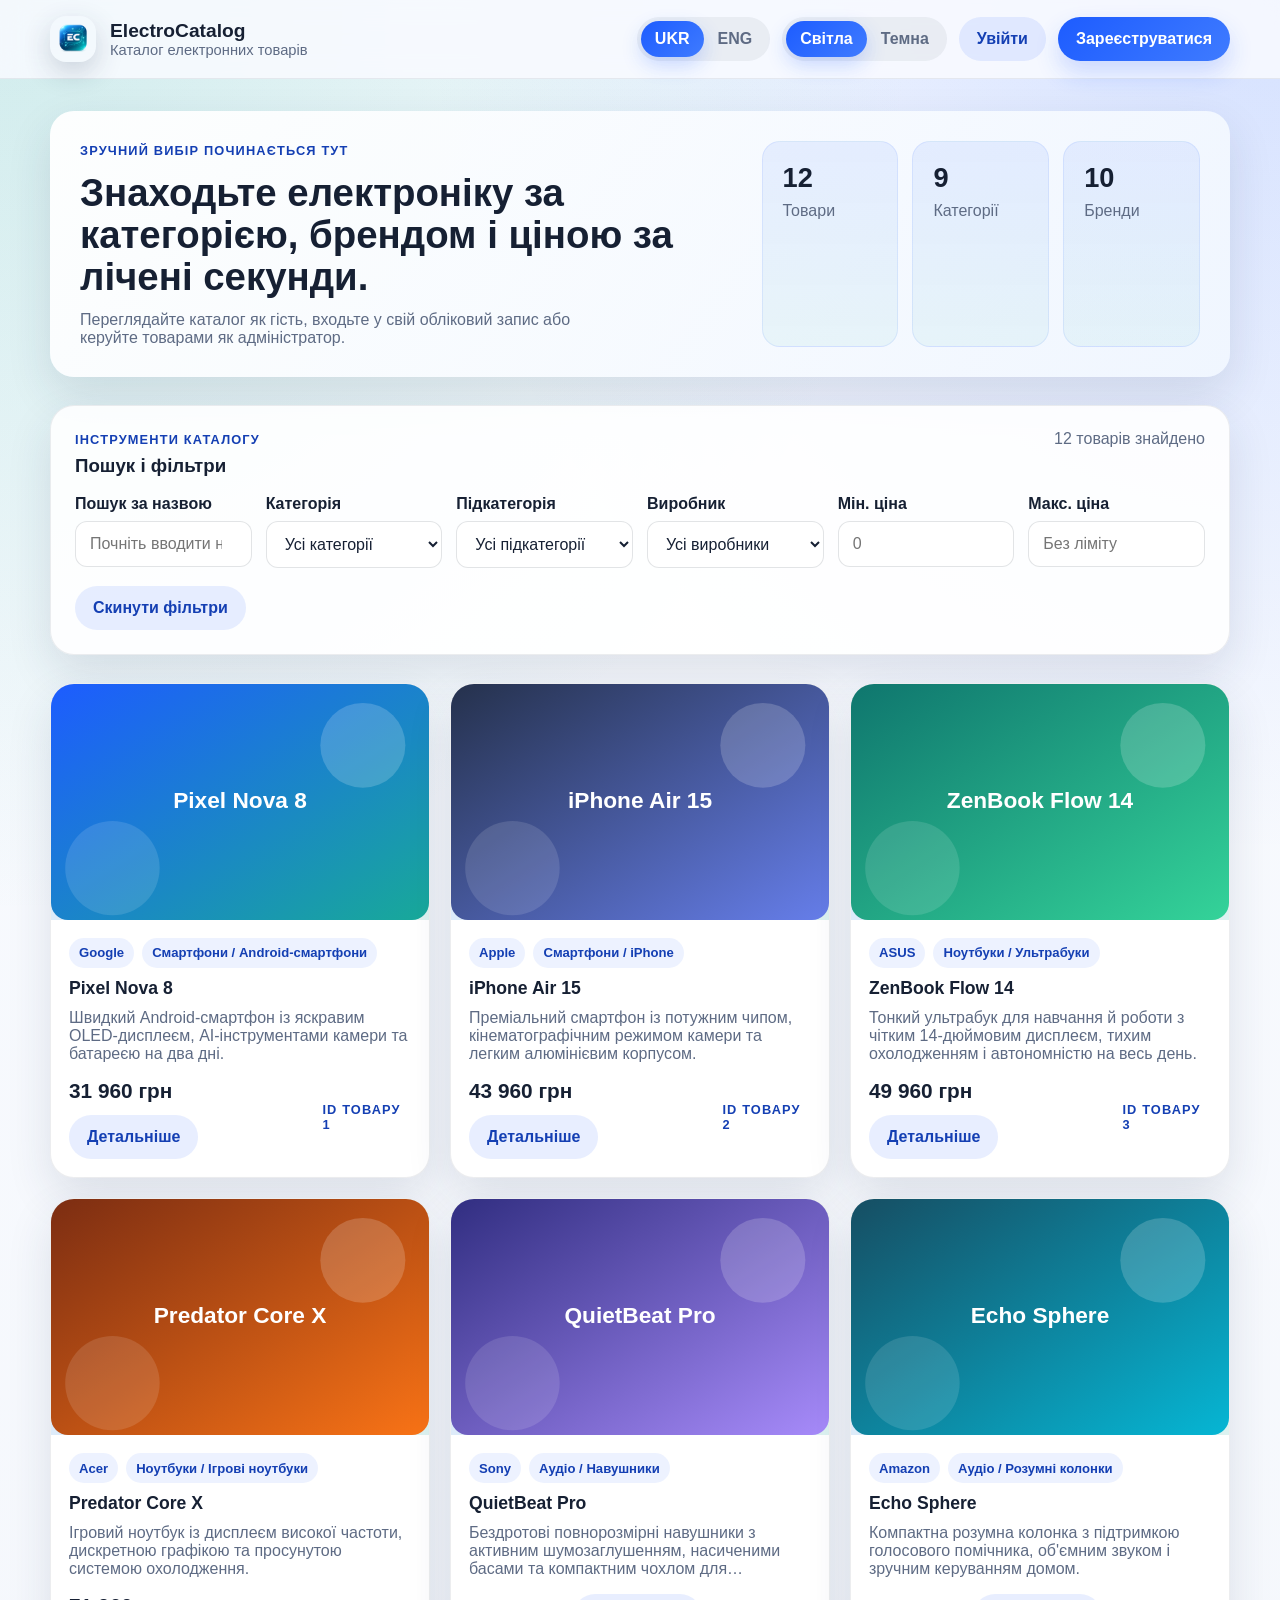
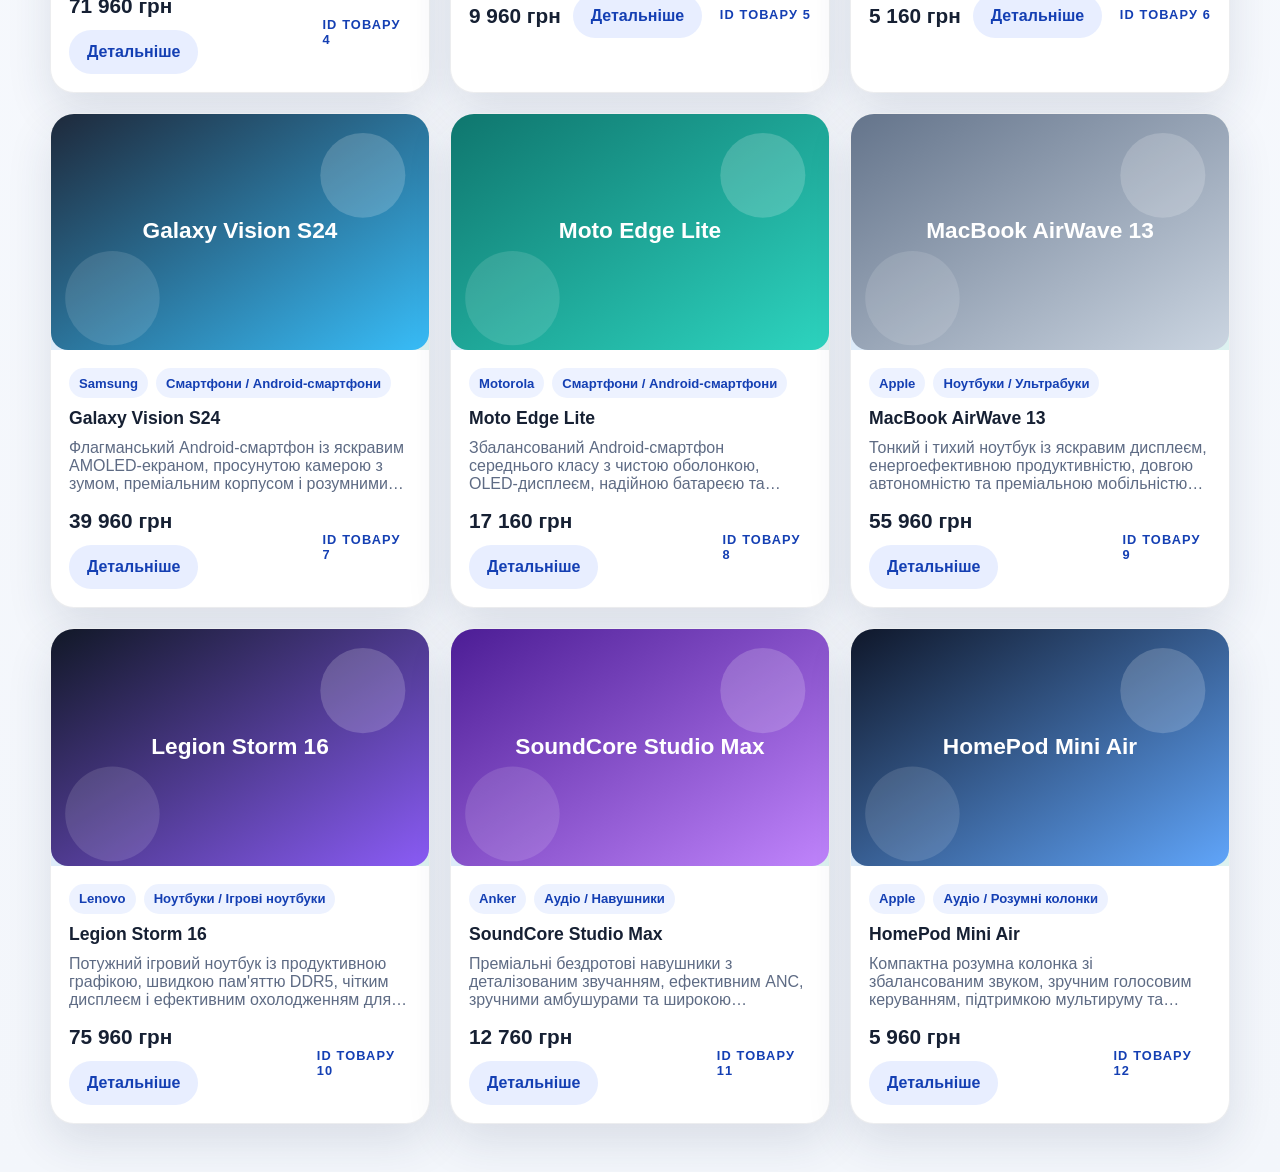
<file: index.html>
<!DOCTYPE html>
<html lang="uk">
<head>
  <meta charset="UTF-8">
  <meta name="viewport" content="width=device-width, initial-scale=1.0">
  <title>ElectroCatalog</title>
  <link rel="stylesheet" href="css/style.css">
</head>
<body data-page="catalog" data-title-key="titles.catalog">
  <header class="site-header">
    <div class="container header-inner">
      <a class="brand" href="index.html">
        <span class="brand-mark brand-mark-image">
          <img class="brand-logo-image" src="фото/ChatGPT%20Image%2029%20квіт.%202026%20р.,%2002_45_33.png" alt="ElectroCatalog logo">
        </span>
        <div>
          <h1>ElectroCatalog</h1>
          <p data-i18n="common.brandSubtitle">Electronic product catalog</p>
        </div>
      </a>
      <nav class="header-actions" data-auth-actions></nav>
    </div>
  </header>

  <main class="container page-content">
    <section class="hero">
      <div>
        <span class="eyebrow" data-i18n="catalog.heroEyebrow">Smart shopping starts here</span>
        <h2 data-i18n="catalog.heroTitle">Find electronics by category, brand, and price in seconds.</h2>
        <p data-i18n="catalog.heroText">Browse the catalog as a guest, sign in to keep your account, or manage the inventory as an admin.</p>
      </div>
      <div class="hero-stats">
        <article>
          <strong id="productCountStat">0</strong>
          <span data-i18n="catalog.statsProducts">Products</span>
        </article>
        <article>
          <strong id="categoryCountStat">0</strong>
          <span data-i18n="catalog.statsCategories">Categories</span>
        </article>
        <article>
          <strong id="manufacturerCountStat">0</strong>
          <span data-i18n="catalog.statsBrands">Brands</span>
        </article>
      </div>
    </section>

    <section class="panel filters-panel">
      <div class="panel-title-row">
        <div>
          <span class="eyebrow" data-i18n="catalog.toolsEyebrow">Catalog tools</span>
          <h3 data-i18n="catalog.toolsTitle">Search and filters</h3>
        </div>
        <p id="resultsCount" class="results-count">0 products found</p>
      </div>

      <div class="filters-grid">
        <label class="field">
          <span data-i18n="common.searchByName">Search by name</span>
          <input id="searchInput" type="search" data-i18n-placeholder="common.searchPlaceholder" placeholder="Start typing a product name">
        </label>

        <label class="field">
          <span data-i18n="common.category">Category</span>
          <select id="categoryFilter">
            <option value="">All categories</option>
          </select>
        </label>

        <label class="field">
          <span data-i18n="common.subcategory">Subcategory</span>
          <select id="subcategoryFilter">
            <option value="">All subcategories</option>
          </select>
        </label>

        <label class="field">
          <span data-i18n="common.manufacturer">Manufacturer</span>
          <select id="manufacturerFilter">
            <option value="">All manufacturers</option>
          </select>
        </label>

        <label class="field">
          <span data-i18n="common.minPrice">Min price</span>
          <input id="minPriceFilter" type="number" min="0" data-i18n-placeholder="common.minPricePlaceholder" placeholder="0">
        </label>

        <label class="field">
          <span data-i18n="common.maxPrice">Max price</span>
          <input id="maxPriceFilter" type="number" min="0" data-i18n-placeholder="common.maxPricePlaceholder" placeholder="">
        </label>
      </div>

      <div class="filter-actions">
        <button id="resetFiltersButton" class="button secondary" type="button" data-i18n="catalog.resetFilters">Reset filters</button>
      </div>
    </section>

    <section>
      <div id="productGrid" class="product-grid"></div>
      <div id="emptyState" class="empty-state hidden">
        <h3 data-i18n="catalog.emptyTitle">No products match these filters</h3>
        <p data-i18n="catalog.emptyText">Try changing the category, price range, or search text.</p>
      </div>
    </section>
  </main>

  <script src="js/data.js"></script>
  <script src="js/i18n.js"></script>
  <script src="js/auth.js"></script>
  <script src="js/app.js"></script>
</body>
</html>
</file>
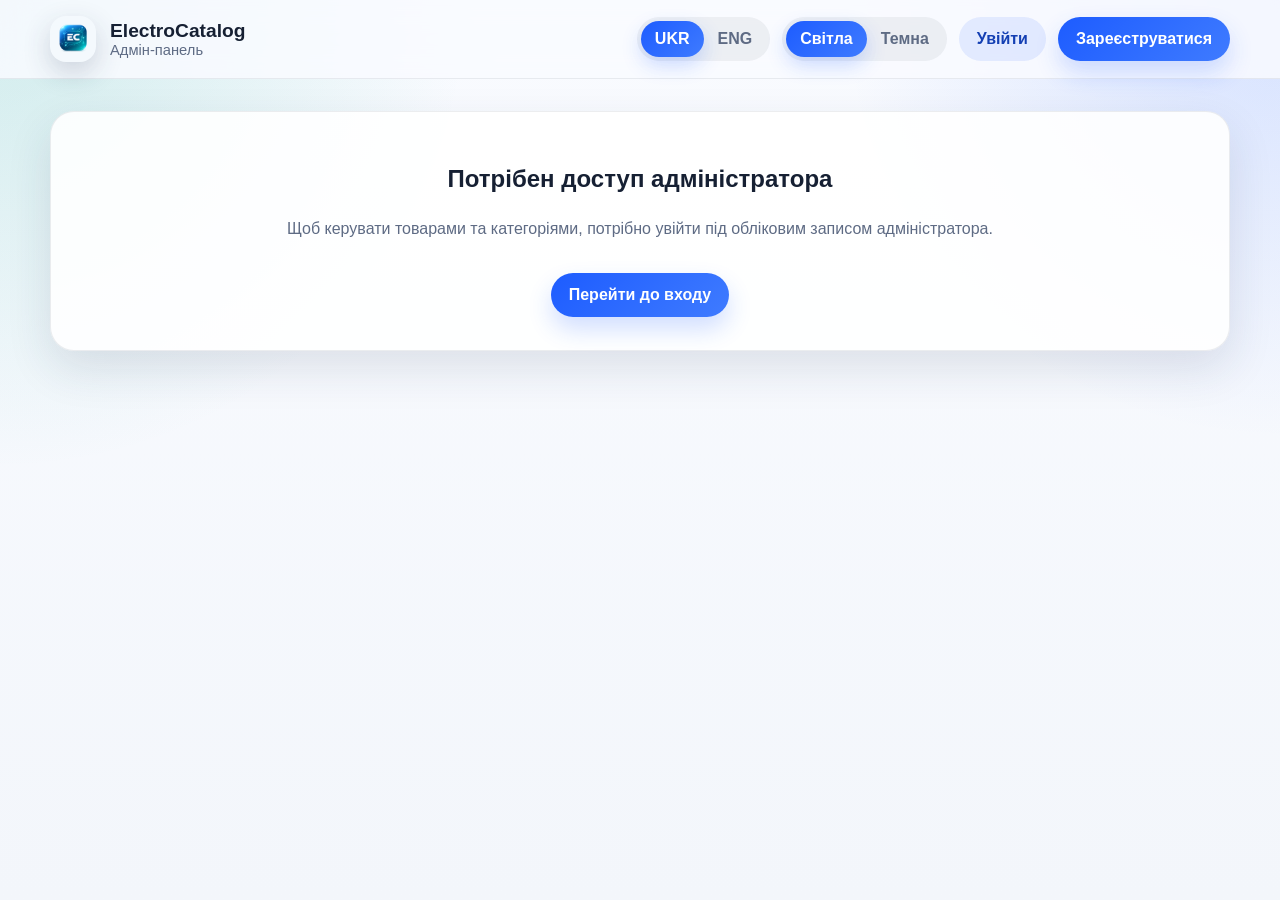
<file: admin.html>
<!DOCTYPE html>
<html lang="uk">
<head>
    <meta charset="UTF-8">
    <meta name="viewport" content="width=device-width, initial-scale=1.0">
    <title>Admin Panel | ElectroCatalog</title>
    <link rel="stylesheet" href="css/style.css">
</head>
<body data-page="admin" data-title-key="titles.admin">
    <header class="site-header">
        <div class="container header-inner">
            <a class="brand" href="index.html">
                <span class="brand-mark brand-mark-image">
                    <img class="brand-logo-image" src="фото/ChatGPT%20Image%2029%20квіт.%202026%20р.,%2002_45_33.png" alt="ElectroCatalog logo">
                </span>
                <div>
                    <h1>ElectroCatalog</h1>
                    <p data-i18n="admin.brandSubtitle">Admin panel</p>
                </div>
            </a>
            <nav class="header-actions" data-auth-actions></nav>
        </div>
    </header>

    <main class="container page-content">
        <section id="adminAccessDenied" class="panel empty-state hidden">
            <h2 data-i18n="admin.accessDeniedTitle">Admin access required</h2>
            <p data-i18n="admin.accessDeniedText">You need to log in with an administrator account to manage products and categories.</p>
            <a class="button primary" href="login.html" data-i18n="common.goToLogin">Go to login</a>
        </section>

        <section id="adminApp" class="hidden">
            <div class="panel-title-row admin-heading">
                <div>
                    <span class="eyebrow" data-i18n="admin.headingEyebrow">Administration</span>
                    <h2 data-i18n="admin.headingTitle">Catalog management</h2>
                </div>
                <a class="button secondary" href="index.html" data-i18n="common.backToCatalog">Back to catalog</a>
            </div>

            <div class="admin-grid">
                <section class="panel">
                    <div class="panel-title-row">
                        <div>
                            <span class="eyebrow" data-i18n="admin.productsEyebrow">Products</span>
                            <h3 id="productFormTitle" data-i18n="admin.addProduct">Add product</h3>
                        </div>
                    </div>

                    <form id="productForm" class="form-stack">
                        <input id="productId" type="hidden">

                        <label class="field">
                            <span data-i18n="common.name">Name</span>
                            <input id="productName" type="text" required>
                        </label>

                        <label class="field">
                            <span data-i18n="common.description">Description</span>
                            <textarea id="productDescription" rows="4" required></textarea>
                        </label>

                        <label class="field">
                            <span data-i18n="common.specifications">Specifications</span>
                            <textarea id="productSpecifications" rows="6" data-i18n-placeholder="admin.specificationsPlaceholder"></textarea>
                        </label>
                        <p class="helper-text" data-i18n="admin.specificationsHint">Add one characteristic per line, for example: Display: 6.7-inch OLED</p>

                        <div class="form-row">
                            <label class="field">
                                <span data-i18n="common.price">Price</span>
                                <input id="productPrice" type="number" min="0" step="0.01" required>
                            </label>

                            <label class="field">
                                <span data-i18n="common.manufacturer">Manufacturer</span>
                                <input id="productManufacturer" type="text" required>
                            </label>
                        </div>

                        <label class="field">
                            <span data-i18n="common.uploadImage">Upload image</span>
                            <input id="productImageFile" type="file" accept="image/*">
                        </label>

                        <p id="productImageStatus" class="helper-text" data-i18n="admin.imageHint">Choose an image from your device. If you skip it, a placeholder image will be used.</p>
                        <div id="productImagePreviewWrap" class="image-preview hidden">
                            <img id="productImagePreview" class="image-preview-img" alt="Product preview">
                        </div>

                        <div class="form-stack image-controls">
                            <label class="checkbox-field">
                                <input id="productAllowExpand" type="checkbox" checked>
                                <span data-i18n="admin.allowImageExpand">Show full image on hover if needed</span>
                            </label>

                            <label class="field">
                                <span data-i18n="admin.imagePositionX">Horizontal position</span>
                                <div class="range-field">
                                    <input id="productImagePositionX" type="range" min="0" max="100" value="50">
                                    <strong id="productImagePositionXValue">50%</strong>
                                </div>
                            </label>

                            <label class="field">
                                <span data-i18n="admin.imagePositionY">Vertical position</span>
                                <div class="range-field">
                                    <input id="productImagePositionY" type="range" min="0" max="100" value="50">
                                    <strong id="productImagePositionYValue">50%</strong>
                                </div>
                            </label>
                        </div>

                        <label class="field">
                            <span data-i18n="admin.galleryImages">Gallery images</span>
                            <input id="productGalleryFiles" type="file" accept="image/*" multiple>
                        </label>
                        <p id="productGalleryStatus" class="helper-text" data-i18n="admin.galleryHint">Add extra photos for the product details page gallery.</p>
                        <div id="productGalleryPreview" class="gallery-preview-list hidden"></div>

                        <section class="variant-builder">
                            <div class="panel-title-row compact-row">
                                <div>
                                    <span class="eyebrow" data-i18n="admin.colorVariantsEyebrow">Color variants</span>
                                    <h4 data-i18n="admin.colorVariantsTitle">Colors and galleries</h4>
                                </div>
                                <button id="addColorVariant" class="button secondary" type="button" data-i18n="admin.addColorVariant">Add color</button>
                            </div>
                            <p class="helper-text" data-i18n="admin.colorVariantsHint">Each color can have its own gallery. The default color is used as the main card photo.</p>
                            <div id="colorVariantsList" class="variant-list"></div>
                        </section>

                        <label class="field">
                            <span data-i18n="common.category">Category</span>
                            <select id="productCategory" required></select>
                        </label>

                        <div class="form-actions">
                            <button class="button primary" type="submit" data-i18n="common.saveProduct">Save product</button>
                            <button id="cancelProductEdit" class="button ghost" type="button" data-i18n="common.cancel">Cancel</button>
                        </div>
                        <p id="productFormMessage" class="form-message" aria-live="polite"></p>
                    </form>
                </section>

                <section class="panel">
                    <div class="panel-title-row">
                        <div>
                            <span class="eyebrow" data-i18n="admin.categoriesEyebrow">Categories</span>
                            <h3 id="categoryFormTitle" data-i18n="admin.addCategory">Add category</h3>
                        </div>
                    </div>

                    <form id="categoryForm" class="form-stack">
                        <input id="categoryId" type="hidden">

                        <label class="field">
                            <span data-i18n="common.name">Name</span>
                            <input id="categoryName" type="text" required>
                        </label>

                        <label class="field">
                            <span data-i18n="common.parentCategory">Parent category</span>
                            <select id="categoryParent"></select>
                        </label>

                        <div class="form-actions">
                            <button class="button primary" type="submit" data-i18n="common.saveCategory">Save category</button>
                            <button id="cancelCategoryEdit" class="button ghost" type="button" data-i18n="common.cancel">Cancel</button>
                        </div>
                        <p id="categoryFormMessage" class="form-message" aria-live="polite"></p>
                    </form>
                </section>
            </div>

            <div class="admin-grid listings">
                <section class="panel">
                    <div class="panel-title-row">
                        <div>
                            <span class="eyebrow" data-i18n="admin.inventoryEyebrow">Inventory</span>
                            <h3 data-i18n="admin.productsList">Products list</h3>
                        </div>
                    </div>
                    <div id="productsTable" class="table-list"></div>
                </section>

                <section class="panel">
                    <div class="panel-title-row">
                        <div>
                            <span class="eyebrow" data-i18n="admin.structureEyebrow">Structure</span>
                            <h3 data-i18n="admin.categoriesList">Categories list</h3>
                        </div>
                    </div>
                    <div id="categoriesTable" class="table-list"></div>
                </section>
            </div>
        </section>
    </main>

    <script src="js/data.js"></script>
    <script src="js/i18n.js"></script>
    <script src="js/auth.js"></script>
    <script src="js/admin.js"></script>
</body>
</html>
</file>
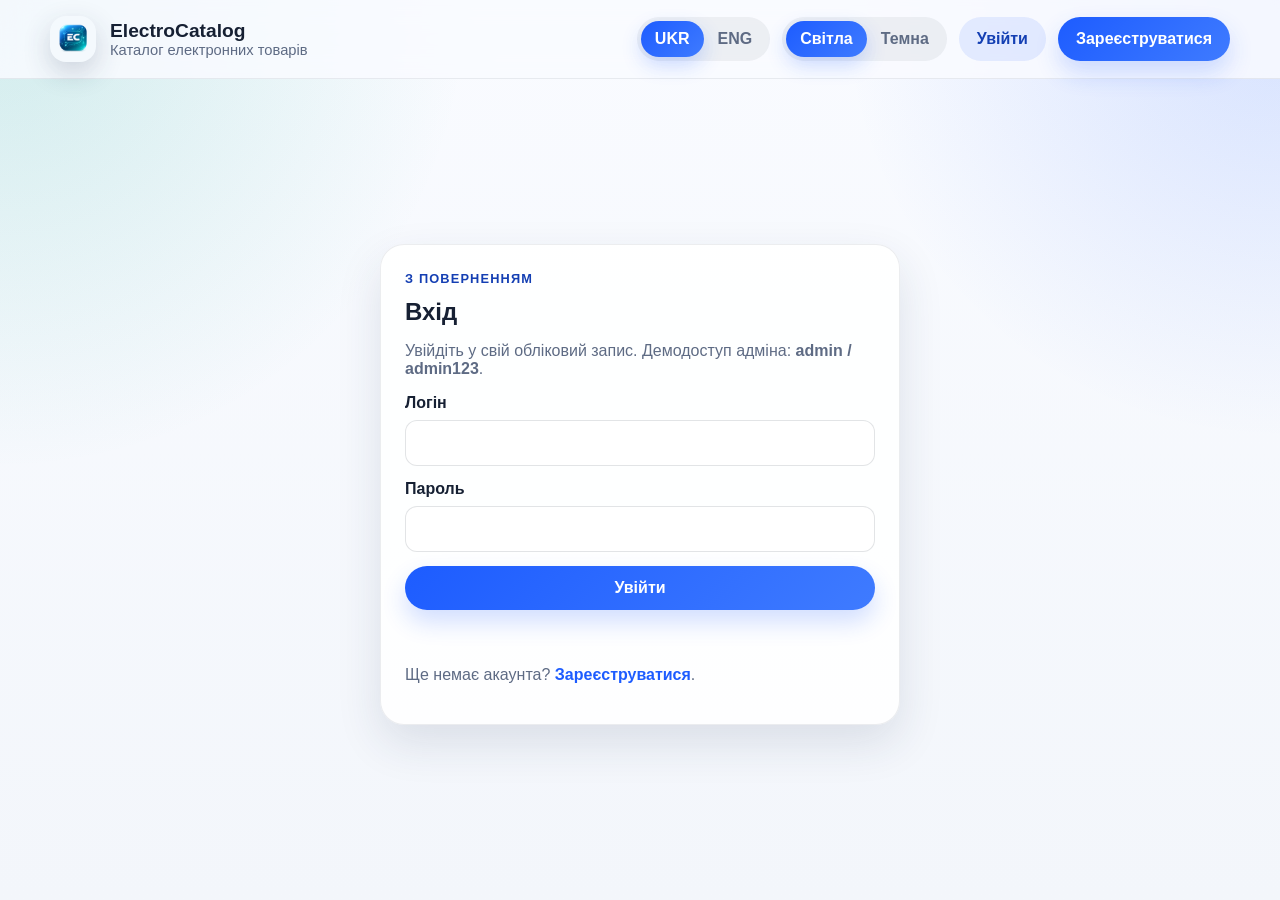
<file: login.html>
<!DOCTYPE html>
<html lang="uk">
<head>
  <meta charset="UTF-8">
  <meta name="viewport" content="width=device-width, initial-scale=1.0">
  <title>Login | ElectroCatalog</title>
  <link rel="stylesheet" href="css/style.css">
</head>
<body data-page="login" data-title-key="titles.login">
  <header class="site-header compact">
    <div class="container header-inner">
      <a class="brand" href="index.html">
        <span class="brand-mark brand-mark-image">
          <img class="brand-logo-image" src="фото/ChatGPT%20Image%2029%20квіт.%202026%20р.,%2002_45_33.png" alt="ElectroCatalog logo">
        </span>
        <div>
          <h1>ElectroCatalog</h1>
          <p data-i18n="common.brandSubtitle">Electronic product catalog</p>
        </div>
      </a>
      <nav class="header-actions" data-auth-actions></nav>
    </div>
  </header>

  <main class="container auth-layout">
    <section class="auth-card panel">
      <span class="eyebrow" data-i18n="auth.welcomeBack">Welcome back</span>
      <h2 data-i18n="auth.loginTitle">Login</h2>
      <p><span data-i18n="auth.loginInfo">Use your account to continue. Admin demo:</span> <strong>admin / admin123</strong>.</p>

      <form id="loginForm" class="form-stack">
        <label class="field">
          <span data-i18n="common.loginField">Login</span>
          <input id="loginValue" name="login" type="text" required>
        </label>

        <label class="field">
          <span data-i18n="common.password">Password</span>
          <input id="passwordValue" name="password" type="password" required>
        </label>

        <button class="button primary full-width" type="submit" data-i18n="common.login">Login</button>
        <p id="loginMessage" class="form-message" aria-live="polite"></p>
      </form>

      <p class="auth-switch"><span data-i18n="auth.noAccountYet">No account yet?</span> <a href="register.html" data-i18n="auth.registerHere">Register here</a>.</p>
    </section>
  </main>

  <script src="js/data.js"></script>
  <script src="js/i18n.js"></script>
  <script src="js/auth.js"></script>
</body>
</html>
</file>
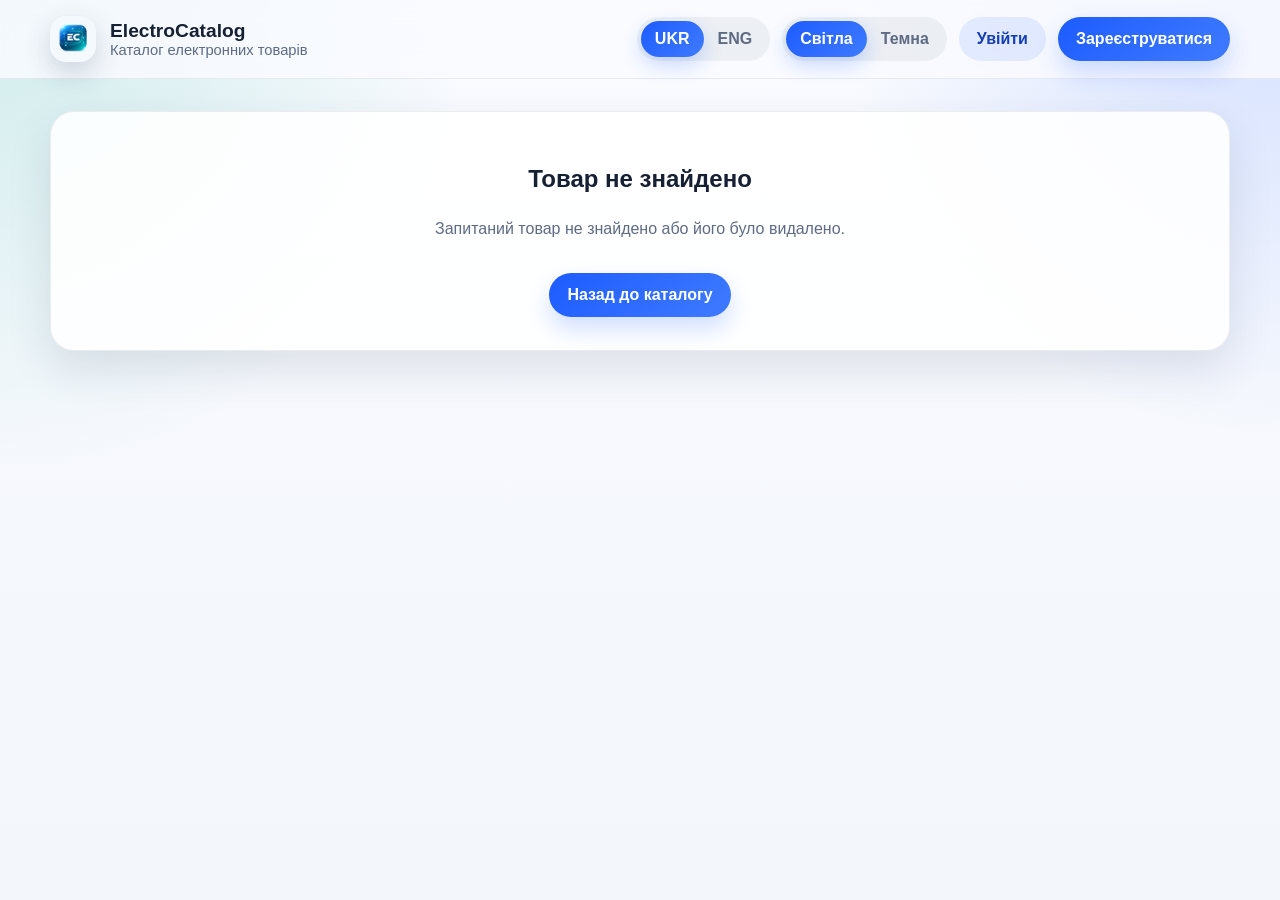
<file: product.html>
<!DOCTYPE html>
<html lang="uk">
<head>
  <meta charset="UTF-8">
  <meta name="viewport" content="width=device-width, initial-scale=1.0">
  <title>Product Details | ElectroCatalog</title>
  <link rel="stylesheet" href="css/style.css">
</head>
<body data-page="product" data-title-key="titles.product">
  <header class="site-header">
    <div class="container header-inner">
      <a class="brand" href="index.html">
        <span class="brand-mark brand-mark-image">
          <img class="brand-logo-image" src="фото/ChatGPT%20Image%2029%20квіт.%202026%20р.,%2002_45_33.png" alt="ElectroCatalog logo">
        </span>
        <div>
          <h1>ElectroCatalog</h1>
          <p data-i18n="common.brandSubtitle">Electronic product catalog</p>
        </div>
      </a>
      <nav class="header-actions" data-auth-actions></nav>
    </div>
  </header>

  <main class="container page-content">
    <section id="productNotFound" class="panel empty-state hidden">
      <h2 id="productNotFoundTitle" data-i18n="productPage.notFound">Product not found</h2>
      <p id="productNotFoundText" data-i18n="productPage.notFoundText">The requested product could not be found or may have been removed.</p>
      <a class="button primary" href="index.html" data-i18n="common.backToCatalog">Back to catalog</a>
    </section>

    <section id="productDetailsPage" class="product-page-layout hidden">
      <article class="panel product-detail-card">
        <div class="product-detail-media">
          <img id="productDetailImage" class="product-detail-image" alt="">
        </div>
        <div class="product-detail-content">
          <span class="eyebrow" data-i18n="productPage.detailsEyebrow">Product details</span>
          <div id="productDetailMeta" class="product-meta"></div>
          <h2 id="productDetailName" class="product-detail-title"></h2>
          <p id="productDetailDescription" class="product-detail-description"></p>

          <section id="productColorsSection" class="product-colors-block hidden">
            <div class="panel-title-row compact-row">
              <div>
                <span class="eyebrow" data-i18n="productPage.colorsEyebrow">Choose a color</span>
                <h3 data-i18n="productPage.colorsTitle">Available colors</h3>
              </div>
            </div>
            <div id="productColorOptions" class="color-options"></div>
          </section>

          <div class="product-detail-info">
            <div class="detail-row">
              <strong data-i18n="common.manufacturer">Manufacturer</strong>
              <span id="productDetailManufacturer"></span>
            </div>
            <div id="productDetailColorRow" class="detail-row hidden">
              <strong data-i18n="common.color">Color</strong>
              <span id="productDetailColor"></span>
            </div>
            <div class="detail-row">
              <strong data-i18n="common.category">Category</strong>
              <span id="productDetailCategory"></span>
            </div>
            <div class="detail-row">
              <strong data-i18n="productPage.fullDescription">Full description</strong>
              <span id="productDetailFullDescription"></span>
            </div>
            <div class="detail-row">
              <strong data-i18n="common.price">Price</strong>
              <span id="productDetailPrice"></span>
            </div>
            <div class="detail-row">
              <strong>ID</strong>
              <span id="productDetailId"></span>
            </div>
          </div>

          <div class="product-detail-actions">
            <button id="buyButton" class="button primary" type="button" data-i18n="common.buy">Buy</button>
            <a class="button secondary" href="index.html" data-i18n="common.backToCatalog">Back to catalog</a>
          </div>
          <p id="buyMessage" class="form-message" aria-live="polite"></p>
        </div>
      </article>

      <section id="productGallerySection" class="panel hidden">
        <div class="panel-title-row">
          <div>
            <span class="eyebrow" data-i18n="productPage.galleryEyebrow">Product gallery</span>
            <h3 data-i18n="productPage.galleryTitle">More photos</h3>
          </div>
        </div>
        <div class="product-gallery-layout">
          <button id="galleryPrevButton" class="button ghost gallery-nav-button" type="button" aria-label="Previous photo">‹</button>
          <div id="productGalleryThumbs" class="product-gallery-thumbs"></div>
          <button id="galleryNextButton" class="button ghost gallery-nav-button" type="button" aria-label="Next photo">›</button>
        </div>
      </section>

      <section class="panel">
        <div class="panel-title-row">
          <div>
            <span class="eyebrow" data-i18n="productPage.specificationsEyebrow">Technical details</span>
            <h3 data-i18n="common.specifications">Specifications</h3>
          </div>
        </div>
        <div id="productSpecificationsList" class="specifications-list"></div>
      </section>

      <section class="panel reviews-panel">
        <div class="panel-title-row">
          <div>
            <span class="eyebrow" data-i18n="productPage.reviewsEyebrow">Customer feedback</span>
            <h3 data-i18n="productPage.reviewsTitle">Reviews</h3>
          </div>
        </div>
        <div id="reviewsList" class="reviews-list"></div>
      </section>

      <section class="panel review-form-panel">
        <div class="panel-title-row">
          <div>
            <span class="eyebrow" data-i18n="productPage.reviewsEyebrow">Customer feedback</span>
            <h3 data-i18n="productPage.addReviewTitle">Add review</h3>
          </div>
        </div>

        <p id="guestReviewMessage" class="helper-text hidden" data-i18n="productPage.loginToReview">Log in to leave a review</p>

        <form id="reviewForm" class="form-stack hidden">
          <label class="field">
            <span data-i18n="common.rating">Rating</span>
            <select id="reviewRating" required>
              <option value="5">5</option>
              <option value="4">4</option>
              <option value="3">3</option>
              <option value="2">2</option>
              <option value="1">1</option>
            </select>
          </label>

          <label class="field">
            <span data-i18n="common.comment">Comment</span>
            <textarea id="reviewComment" rows="5" required></textarea>
          </label>

          <div class="form-actions">
            <button class="button primary" type="submit" data-i18n="common.submitReview">Submit review</button>
          </div>
          <p id="reviewMessage" class="form-message" aria-live="polite"></p>
        </form>
      </section>
    </section>
  </main>

  <div id="orderModal" class="modal-overlay hidden">
    <div class="modal-card checkout-modal panel" role="dialog" aria-modal="true" aria-labelledby="orderModalTitle">
      <div class="modal-header">
        <div>
          <span class="eyebrow" data-i18n="productPage.checkoutEyebrow">Checkout</span>
          <h3 id="orderModalTitle" data-i18n="productPage.checkoutTitle">Order checkout</h3>
        </div>
        <button id="closeOrderModalButton" class="modal-close-button" type="button" aria-label="Close">&times;</button>
      </div>

      <div class="checkout-summary">
        <div class="detail-row">
          <strong data-i18n="common.name">Name</strong>
          <span id="orderSummaryProduct"></span>
        </div>
        <div id="orderSummaryColorRow" class="detail-row hidden">
          <strong data-i18n="common.color">Color</strong>
          <span id="orderSummaryColor"></span>
        </div>
        <div class="detail-row">
          <strong data-i18n="common.price">Price</strong>
          <span id="orderSummaryPrice"></span>
        </div>
      </div>

      <form id="orderForm" class="form-stack">
        <div class="checkout-grid">
          <section class="panel checkout-section">
            <div class="panel-title-row compact-row">
              <div>
                <span class="eyebrow" data-i18n="productPage.deliveryEyebrow">Delivery</span>
                <h4 data-i18n="productPage.deliveryTitle">Delivery details</h4>
              </div>
            </div>

            <div class="form-stack">
              <label class="field">
                <span data-i18n="productPage.fullName">Full name</span>
                <input id="orderCustomerName" type="text" required>
              </label>

              <div class="form-row">
                <label class="field">
                  <span data-i18n="productPage.phone">Phone</span>
                  <input id="orderPhone" type="tel" inputmode="tel" required>
                </label>

                <label class="field">
                  <span data-i18n="productPage.email">Email</span>
                  <input id="orderEmail" type="email" required>
                </label>
              </div>

              <div class="form-row">
                <label class="field">
                  <span data-i18n="productPage.city">City</span>
                  <input id="orderCity" type="text" required>
                </label>

                <label class="field">
                  <span data-i18n="productPage.postalCode">Postal code</span>
                  <input id="orderPostalCode" type="text" required>
                </label>
              </div>

              <label class="field">
                <span data-i18n="productPage.address">Address</span>
                <input id="orderAddress" type="text" required>
              </label>

              <label class="field">
                <span data-i18n="productPage.deliveryNotes">Delivery notes</span>
                <textarea id="orderNotes" rows="3"></textarea>
              </label>
            </div>
          </section>

          <section class="panel checkout-section">
            <div class="panel-title-row compact-row">
              <div>
                <span class="eyebrow" data-i18n="productPage.paymentEyebrow">Payment</span>
                <h4 data-i18n="productPage.paymentTitle">Card details</h4>
              </div>
            </div>

            <div class="form-stack">
              <label class="field">
                <span data-i18n="productPage.cardHolder">Card holder</span>
                <input id="orderCardHolder" type="text" required>
              </label>

              <label class="field">
                <span data-i18n="productPage.cardNumber">Card number</span>
                <input id="orderCardNumber" type="text" inputmode="numeric" autocomplete="cc-number" maxlength="19" required>
              </label>

              <div class="form-row">
                <label class="field">
                  <span data-i18n="productPage.cardExpiry">Expiry date</span>
                  <input id="orderCardExpiry" type="text" inputmode="numeric" autocomplete="cc-exp" maxlength="5" placeholder="MM/YY" required>
                </label>

                <label class="field">
                  <span data-i18n="productPage.cardCvv">CVV</span>
                  <input id="orderCardCvv" type="password" inputmode="numeric" autocomplete="cc-csc" maxlength="4" required>
                </label>
              </div>
            </div>
          </section>
        </div>

        <div class="form-actions">
          <button class="button primary" type="submit" data-i18n="productPage.confirmOrder">Confirm order</button>
          <button id="cancelOrderButton" class="button ghost" type="button" data-i18n="common.cancel">Cancel</button>
        </div>
        <p id="orderFormMessage" class="form-message" aria-live="polite"></p>
      </form>
    </div>
  </div>

  <script src="js/data.js"></script>
  <script src="js/i18n.js"></script>
  <script src="js/auth.js"></script>
  <script src="js/product.js"></script>
</body>
</html>
</file>
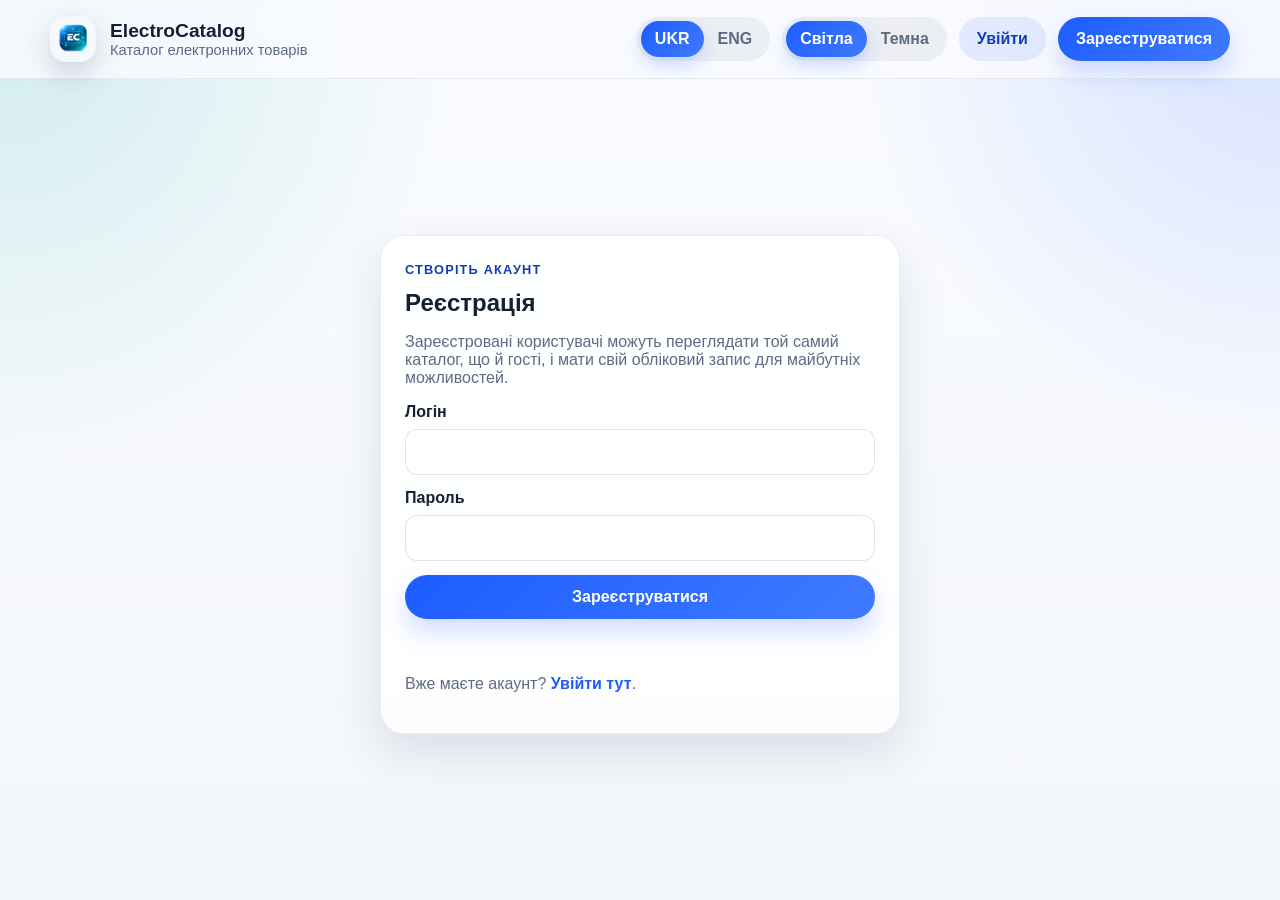
<file: register.html>
<!DOCTYPE html>
<html lang="uk">
<head>
  <meta charset="UTF-8">
  <meta name="viewport" content="width=device-width, initial-scale=1.0">
  <title>Register | ElectroCatalog</title>
  <link rel="stylesheet" href="css/style.css">
</head>
<body data-page="register" data-title-key="titles.register">
  <header class="site-header compact">
    <div class="container header-inner">
      <a class="brand" href="index.html">
        <span class="brand-mark brand-mark-image">
          <img class="brand-logo-image" src="фото/ChatGPT%20Image%2029%20квіт.%202026%20р.,%2002_45_33.png" alt="ElectroCatalog logo">
        </span>
        <div>
          <h1>ElectroCatalog</h1>
          <p data-i18n="common.brandSubtitle">Electronic product catalog</p>
        </div>
      </a>
      <nav class="header-actions" data-auth-actions></nav>
    </div>
  </header>

  <main class="container auth-layout">
    <section class="auth-card panel">
      <span class="eyebrow" data-i18n="auth.createAccount">Create an account</span>
      <h2 data-i18n="auth.registerTitle">Register</h2>
      <p data-i18n="auth.registerInfo">Registered users can browse the same catalog as guests and keep an account for future features.</p>

      <form id="registerForm" class="form-stack">
        <label class="field">
          <span data-i18n="common.loginField">Login</span>
          <input id="registerLogin" name="login" type="text" minlength="3" required>
        </label>

        <label class="field">
          <span data-i18n="common.password">Password</span>
          <input id="registerPassword" name="password" type="password" minlength="4" required>
        </label>

        <button class="button primary full-width" type="submit" data-i18n="common.register">Register</button>
        <p id="registerMessage" class="form-message" aria-live="polite"></p>
      </form>

      <p class="auth-switch"><span data-i18n="auth.haveAccount">Already have an account?</span> <a href="login.html" data-i18n="auth.loginHere">Login here</a>.</p>
    </section>
  </main>

  <script src="js/data.js"></script>
  <script src="js/i18n.js"></script>
  <script src="js/auth.js"></script>
</body>
</html>
</file>
<file: css/style.css>
:root {
  --bg: #f3f6fb;
  --panel: rgba(255, 255, 255, 0.88);
  --panel-strong: #ffffff;
  --text: #162033;
  --muted: #5e6b84;
  --line: rgba(22, 32, 51, 0.12);
  --primary: #1d5cff;
  --primary-dark: #143fb3;
  --accent: #18a999;
  --danger: #d64550;
  --shadow: 0 18px 45px rgba(29, 48, 84, 0.12);
  --radius-lg: 24px;
  --radius-md: 18px;
  --radius-sm: 12px;
}

* {
  box-sizing: border-box;
}

html {
  scroll-behavior: smooth;
}

body {
  margin: 0;
  min-height: 100vh;
  font-family: "Segoe UI", "Trebuchet MS", Verdana, sans-serif;
  color: var(--text);
  background:
    radial-gradient(circle at top left, rgba(24, 169, 153, 0.18), transparent 30%),
    radial-gradient(circle at top right, rgba(29, 92, 255, 0.16), transparent 28%),
    linear-gradient(180deg, #f9fbff 0%, var(--bg) 100%);
}

a {
  color: inherit;
  text-decoration: none;
}

img {
  display: block;
  max-width: 100%;
}

button,
input,
select,
textarea {
  font: inherit;
}

.hidden {
  display: none !important;
}

.container {
  width: min(1180px, calc(100% - 32px));
  margin: 0 auto;
}

.site-header {
  position: sticky;
  top: 0;
  z-index: 10;
  backdrop-filter: blur(14px);
  background: rgba(249, 251, 255, 0.84);
  border-bottom: 1px solid rgba(22, 32, 51, 0.08);
}

.site-header.compact {
  position: static;
}

.header-inner {
  display: flex;
  align-items: center;
  justify-content: space-between;
  gap: 18px;
  padding: 16px 0;
}

.brand {
  display: inline-flex;
  align-items: center;
  gap: 14px;
}

.brand h1,
.brand p {
  margin: 0;
}

.brand h1 {
  font-size: 1.2rem;
}

.brand p {
  color: var(--muted);
  font-size: 0.92rem;
}

.brand-mark {
  display: inline-grid;
  place-items: center;
  width: 46px;
  height: 46px;
  border-radius: 16px;
  color: #fff;
  font-weight: 800;
  letter-spacing: 0.08em;
  background: linear-gradient(135deg, var(--primary), var(--accent));
  box-shadow: var(--shadow);
}

.brand-mark-image {
  overflow: hidden;
  padding: 0;
  background: transparent;
  box-shadow: 0 10px 28px rgba(29, 48, 84, 0.2);
}

.brand-logo-image {
  width: 100%;
  height: 100%;
  object-fit: cover;
}

.header-actions {
  display: flex;
  flex-wrap: wrap;
  justify-content: flex-end;
  gap: 12px;
}

.header-preferences {
  display: flex;
  flex-wrap: wrap;
  gap: 12px;
}

.language-switcher {
  display: inline-flex;
  padding: 4px;
  border-radius: 999px;
  background: rgba(22, 32, 51, 0.06);
}

.theme-switcher {
  display: inline-flex;
  padding: 4px;
  border-radius: 999px;
  background: rgba(22, 32, 51, 0.06);
}

.lang-button,
.theme-button {
  min-height: 36px;
  padding: 0 14px;
  border: 0;
  border-radius: 999px;
  background: transparent;
  color: var(--muted);
  font-weight: 700;
  cursor: pointer;
}

.lang-button.active,
.theme-button.active {
  color: #fff;
  background: linear-gradient(135deg, var(--primary), #3f7bff);
  box-shadow: 0 8px 20px rgba(29, 92, 255, 0.22);
}

.page-content {
  padding: 32px 0 48px;
}

.hero {
  display: grid;
  grid-template-columns: 1.5fr 1fr;
  gap: 24px;
  padding: 30px;
  border-radius: var(--radius-lg);
  background: linear-gradient(135deg, rgba(255, 255, 255, 0.95), rgba(241, 247, 255, 0.92));
  box-shadow: var(--shadow);
}

.hero h2 {
  margin: 10px 0 12px;
  font-size: clamp(1.9rem, 3vw, 3rem);
  line-height: 1.1;
}

.hero p {
  margin: 0;
  max-width: 62ch;
  color: var(--muted);
  font-size: 1rem;
}

.hero-stats {
  display: grid;
  grid-template-columns: repeat(3, 1fr);
  gap: 14px;
}

.hero-stats article {
  padding: 20px;
  border-radius: var(--radius-md);
  background: linear-gradient(180deg, rgba(29, 92, 255, 0.08), rgba(24, 169, 153, 0.06));
  border: 1px solid rgba(29, 92, 255, 0.09);
}

.hero-stats strong {
  display: block;
  font-size: 1.7rem;
  margin-bottom: 8px;
}

.hero-stats span {
  color: var(--muted);
}

.eyebrow {
  display: inline-block;
  margin-bottom: 4px;
  color: var(--primary-dark);
  font-size: 0.8rem;
  font-weight: 700;
  letter-spacing: 0.09em;
  text-transform: uppercase;
}

.panel {
  padding: 24px;
  border: 1px solid rgba(22, 32, 51, 0.08);
  border-radius: var(--radius-lg);
  background: var(--panel);
  box-shadow: var(--shadow);
}

.filters-panel {
  margin: 28px 0;
}

.panel-title-row {
  display: flex;
  align-items: flex-start;
  justify-content: space-between;
  gap: 20px;
  margin-bottom: 18px;
}

.panel-title-row h2,
.panel-title-row h3 {
  margin: 4px 0 0;
}

.results-count {
  margin: 0;
  color: var(--muted);
  text-align: right;
}

.filters-grid,
.form-row {
  display: grid;
  grid-template-columns: repeat(6, minmax(0, 1fr));
  gap: 14px;
}

.form-row {
  grid-template-columns: repeat(2, minmax(0, 1fr));
}

.field {
  display: flex;
  flex-direction: column;
  gap: 8px;
}

.field span {
  font-weight: 600;
}

.field input,
.field select,
.field textarea {
  width: 100%;
  padding: 13px 14px;
  border: 1px solid rgba(22, 32, 51, 0.12);
  border-radius: var(--radius-sm);
  background: rgba(255, 255, 255, 0.94);
  color: var(--text);
  transition: border-color 0.2s ease, box-shadow 0.2s ease, transform 0.2s ease;
}

.field input[type="file"] {
  padding: 10px;
}

.field input[type="file"]::file-selector-button {
  margin-right: 12px;
  padding: 10px 14px;
  border: 0;
  border-radius: 999px;
  color: var(--primary-dark);
  background: rgba(29, 92, 255, 0.1);
  font-weight: 700;
  cursor: pointer;
}

.field input:focus,
.field select:focus,
.field textarea:focus {
  outline: none;
  border-color: rgba(29, 92, 255, 0.5);
  box-shadow: 0 0 0 4px rgba(29, 92, 255, 0.11);
  transform: translateY(-1px);
}

.filter-actions,
.form-actions {
  display: flex;
  flex-wrap: wrap;
  gap: 12px;
  margin-top: 18px;
}

.button {
  display: inline-flex;
  align-items: center;
  justify-content: center;
  min-height: 44px;
  padding: 0 18px;
  border: 0;
  border-radius: 999px;
  font-weight: 700;
  cursor: pointer;
  transition: transform 0.18s ease, box-shadow 0.18s ease, opacity 0.18s ease;
}

.button:hover {
  transform: translateY(-1px);
}

.button.primary {
  color: #fff;
  background: linear-gradient(135deg, var(--primary), #3f7bff);
  box-shadow: 0 12px 24px rgba(29, 92, 255, 0.2);
}

.button.secondary {
  color: var(--primary-dark);
  background: rgba(29, 92, 255, 0.1);
}

.button.ghost {
  color: var(--text);
  background: rgba(22, 32, 51, 0.06);
}

.button.danger {
  color: #fff;
  background: linear-gradient(135deg, var(--danger), #e3727b);
}

.button.full-width {
  width: 100%;
}

.auth-layout {
  display: grid;
  place-items: center;
  padding: 48px 0;
  min-height: calc(100vh - 90px);
}

.auth-card {
  width: min(520px, 100%);
}

.auth-card h2 {
  margin: 8px 0 10px;
}

.auth-card p {
  color: var(--muted);
}

.auth-switch {
  margin-top: 18px;
}

.auth-switch a {
  color: var(--primary);
  font-weight: 700;
}

.form-stack {
  display: flex;
  flex-direction: column;
  gap: 14px;
}

.form-message {
  min-height: 1.5em;
  margin: 0;
  color: var(--muted);
}

.form-message.error {
  color: var(--danger);
}

.form-message.success {
  color: #1f8a53;
}

.helper-text {
  margin: -4px 0 0;
  color: var(--muted);
}

.helper-text.error {
  color: var(--danger);
}

.helper-text.success {
  color: #1f8a53;
}

.checkbox-field {
  display: flex;
  align-items: center;
  gap: 10px;
  color: var(--text);
  font-weight: 600;
}

.checkbox-field input {
  width: 18px;
  height: 18px;
  margin: 0;
}

.range-field {
  display: flex;
  align-items: center;
  gap: 12px;
}

.range-field input[type="range"] {
  flex: 1;
  padding: 0;
  accent-color: var(--primary);
  box-shadow: none;
  transform: none;
}

.range-field strong {
  min-width: 48px;
  text-align: right;
  color: var(--primary-dark);
}

.image-controls {
  padding: 14px;
  border-radius: var(--radius-md);
  background: rgba(249, 251, 255, 0.92);
  border: 1px solid rgba(22, 32, 51, 0.08);
}

.variant-builder {
  display: flex;
  flex-direction: column;
  gap: 14px;
}

.compact-row {
  align-items: center;
}

.product-grid {
  display: grid;
  grid-template-columns: repeat(3, minmax(0, 1fr));
  gap: 20px;
}

.product-card {
  position: relative;
  overflow: hidden;
  border-radius: var(--radius-lg);
  background: var(--panel-strong);
  border: 1px solid rgba(22, 32, 51, 0.08);
  box-shadow: var(--shadow);
  animation: card-rise 0.45s ease both;
  cursor: pointer;
}

.product-media {
  aspect-ratio: 16 / 10;
  position: relative;
  overflow: hidden;
  background: linear-gradient(135deg, rgba(29, 92, 255, 0.15), rgba(24, 169, 153, 0.15));
}

.product-image {
  width: 100%;
  height: 100%;
  object-fit: cover;
  transition: object-fit 0.25s ease, padding 0.25s ease, transform 0.25s ease;
}

.product-card.is-image-expanded .product-media {
  position: absolute;
  inset: 0;
  z-index: 3;
  aspect-ratio: auto;
  background: var(--panel-strong);
}

.product-card.is-image-expanded .product-image {
  padding: 20px;
  object-fit: contain;
}

.product-card.is-image-expanded .product-body {
  opacity: 0;
  pointer-events: none;
}

.product-body {
  padding: 18px;
  transition: opacity 0.25s ease;
}

.product-meta {
  display: flex;
  flex-wrap: wrap;
  gap: 8px;
  margin-bottom: 10px;
}

.tag {
  display: inline-flex;
  align-items: center;
  min-height: 30px;
  padding: 0 10px;
  border-radius: 999px;
  background: rgba(29, 92, 255, 0.08);
  color: var(--primary-dark);
  font-size: 0.82rem;
  font-weight: 700;
}

.product-card h3 {
  margin: 0 0 10px;
  font-size: 1.1rem;
}

.product-description {
  margin: 0 0 16px;
  color: var(--muted);
  display: -webkit-box;
  -webkit-line-clamp: 3;
  -webkit-box-orient: vertical;
  overflow: hidden;
}

.product-footer {
  display: flex;
  align-items: center;
  justify-content: space-between;
  gap: 16px;
}

.product-card-actions {
  display: flex;
  align-items: center;
  flex-wrap: wrap;
  gap: 12px;
}

.product-details-button {
  position: relative;
  z-index: 4;
}

.price {
  font-size: 1.3rem;
  font-weight: 800;
}

.product-page-layout {
  display: flex;
  flex-direction: column;
  gap: 20px;
}

.product-detail-card {
  display: grid;
  grid-template-columns: minmax(320px, 1fr) minmax(0, 1.1fr);
  gap: 24px;
}

.product-detail-media {
  overflow: hidden;
  border-radius: var(--radius-lg);
  background: linear-gradient(135deg, rgba(29, 92, 255, 0.12), rgba(24, 169, 153, 0.1));
  min-height: 320px;
}

.product-detail-image {
  width: 100%;
  height: 100%;
  object-fit: contain;
  padding: 24px;
}

.product-detail-content {
  display: flex;
  flex-direction: column;
  gap: 16px;
}

.product-detail-title {
  margin: 0;
  font-size: clamp(1.8rem, 3vw, 2.6rem);
  line-height: 1.1;
}

.product-detail-description {
  margin: 0;
  color: var(--muted);
  font-size: 1.05rem;
}

.product-colors-block {
  display: flex;
  flex-direction: column;
  gap: 12px;
}

.color-options {
  display: flex;
  flex-wrap: wrap;
  gap: 10px;
}

.color-option {
  display: inline-flex;
  align-items: center;
  gap: 10px;
  padding: 10px 14px;
  border-radius: 999px;
  border: 1px solid rgba(22, 32, 51, 0.1);
  background: rgba(249, 251, 255, 0.92);
  color: var(--text);
  cursor: pointer;
  transition: transform 0.2s ease, border-color 0.2s ease, box-shadow 0.2s ease;
}

.color-option:hover,
.color-option.active {
  transform: translateY(-1px);
  border-color: rgba(29, 92, 255, 0.35);
  box-shadow: 0 12px 24px rgba(29, 92, 255, 0.12);
}

.color-option-swatch,
.variant-swatch {
  width: 18px;
  height: 18px;
  border-radius: 999px;
  border: 1px solid rgba(22, 32, 51, 0.14);
  flex: 0 0 auto;
}

.product-detail-info {
  display: flex;
  flex-direction: column;
  gap: 14px;
}

.detail-row {
  display: grid;
  grid-template-columns: 180px minmax(0, 1fr);
  gap: 14px;
  padding: 14px 16px;
  border-radius: var(--radius-md);
  background: rgba(249, 251, 255, 0.92);
  border: 1px solid rgba(22, 32, 51, 0.08);
}

.detail-row strong {
  color: var(--primary-dark);
}

.product-detail-actions {
  display: flex;
  flex-wrap: wrap;
  gap: 12px;
  margin-top: 8px;
}

.specifications-list {
  display: flex;
  flex-direction: column;
  gap: 12px;
}

.spec-row {
  display: grid;
  grid-template-columns: 220px minmax(0, 1fr);
  gap: 14px;
  padding: 14px 16px;
  border-radius: var(--radius-md);
  background: rgba(249, 251, 255, 0.92);
  border: 1px solid rgba(22, 32, 51, 0.08);
}

.spec-row strong {
  color: var(--primary-dark);
}

.reviews-list {
  display: flex;
  flex-direction: column;
  gap: 14px;
}

.review-card {
  padding: 18px;
  border-radius: var(--radius-md);
  background: rgba(249, 251, 255, 0.92);
  border: 1px solid rgba(22, 32, 51, 0.08);
}

.review-card-header {
  display: flex;
  align-items: center;
  justify-content: space-between;
  gap: 14px;
  margin-bottom: 10px;
}

.review-date {
  color: var(--muted);
  font-size: 0.92rem;
}

.review-rating {
  margin-bottom: 10px;
  color: #f59e0b;
  letter-spacing: 0.08em;
}

.review-comment {
  margin: 0;
  color: var(--muted);
  white-space: pre-wrap;
}

.modal-overlay {
  position: fixed;
  inset: 0;
  z-index: 30;
  display: grid;
  place-items: start center;
  padding: 20px;
  overflow-y: auto;
  background: rgba(8, 15, 29, 0.52);
}

.modal-card {
  width: min(460px, 100%);
  text-align: center;
}

.modal-card h3 {
  margin: 0 0 14px;
}

.checkout-modal {
  width: min(860px, 100%);
  max-height: calc(100vh - 40px);
  overflow-y: auto;
  text-align: left;
}

.modal-header {
  display: flex;
  align-items: flex-start;
  justify-content: space-between;
  gap: 16px;
  margin-bottom: 18px;
}

.modal-close-button {
  width: 40px;
  height: 40px;
  border: 0;
  border-radius: 999px;
  background: rgba(22, 32, 51, 0.08);
  color: var(--text);
  font-size: 1.5rem;
  line-height: 1;
  cursor: pointer;
}

.checkout-summary {
  margin-bottom: 18px;
  padding: 16px 18px;
  border: 1px solid rgba(22, 32, 51, 0.08);
  border-radius: var(--radius-md);
  background: rgba(249, 251, 255, 0.92);
}

.checkout-grid {
  display: grid;
  grid-template-columns: repeat(2, minmax(0, 1fr));
  gap: 18px;
}

.checkout-section {
  padding: 18px;
}

.empty-state {
  display: grid;
  place-items: center;
  min-height: 240px;
  text-align: center;
}

.empty-state h2,
.empty-state h3 {
  margin-bottom: 8px;
}

.empty-state p {
  margin-top: 0;
  color: var(--muted);
}

.image-preview {
  overflow: hidden;
  max-width: 280px;
  border: 1px solid rgba(22, 32, 51, 0.08);
  border-radius: var(--radius-md);
  background: rgba(249, 251, 255, 0.92);
  box-shadow: var(--shadow);
}

.image-preview-img {
  width: 100%;
  aspect-ratio: 16 / 10;
  object-fit: cover;
}

.variant-preview-layout {
  display: grid;
  grid-template-columns: minmax(0, 280px) minmax(0, 1fr);
  gap: 14px;
  align-items: start;
}

.variant-image-preview {
  width: 100%;
  max-width: none;
}

.variant-image-controls {
  margin: 0;
}

.gallery-preview-list {
  display: grid;
  grid-template-columns: repeat(auto-fill, minmax(88px, 1fr));
  gap: 10px;
}

.gallery-preview-item {
  overflow: hidden;
  border-radius: var(--radius-sm);
  border: 1px solid rgba(22, 32, 51, 0.08);
  background: rgba(249, 251, 255, 0.92);
}

.gallery-preview-card {
  position: relative;
}

.variant-gallery-item {
  padding: 0;
  cursor: pointer;
  transition: transform 0.2s ease, border-color 0.2s ease, box-shadow 0.2s ease;
}

.variant-gallery-item:hover,
.variant-gallery-item.is-primary {
  transform: translateY(-1px);
  border-color: rgba(29, 92, 255, 0.35);
  box-shadow: 0 12px 24px rgba(29, 92, 255, 0.12);
}

.gallery-preview-item img {
  width: 100%;
  aspect-ratio: 1;
  object-fit: cover;
}

.gallery-preview-delete {
  position: absolute;
  top: 6px;
  right: 6px;
  width: 24px;
  height: 24px;
  border: 0;
  border-radius: 999px;
  background: rgba(226, 91, 104, 0.95);
  color: #fff;
  font-size: 1rem;
  line-height: 1;
  cursor: pointer;
  box-shadow: 0 10px 18px rgba(226, 91, 104, 0.22);
}

.product-gallery-layout {
  display: grid;
  grid-template-columns: auto 1fr auto;
  gap: 14px;
  align-items: center;
}

.product-gallery-thumbs {
  display: grid;
  grid-template-columns: repeat(auto-fill, minmax(100px, 1fr));
  gap: 12px;
}

.gallery-thumb {
  padding: 0;
  overflow: hidden;
  border: 1px solid rgba(22, 32, 51, 0.1);
  border-radius: var(--radius-md);
  background: rgba(249, 251, 255, 0.92);
  cursor: pointer;
}

.gallery-thumb.active {
  border-color: rgba(29, 92, 255, 0.42);
  box-shadow: 0 0 0 3px rgba(29, 92, 255, 0.12);
}

.gallery-thumb img {
  width: 100%;
  aspect-ratio: 1;
  object-fit: cover;
}

.gallery-nav-button {
  min-width: 48px;
  padding: 0;
  font-size: 1.5rem;
}

.variant-list {
  display: flex;
  flex-direction: column;
  gap: 14px;
}

.variant-card {
  display: flex;
  flex-direction: column;
  gap: 14px;
  padding: 16px;
  border-radius: var(--radius-lg);
  border: 1px solid rgba(22, 32, 51, 0.08);
  background: rgba(249, 251, 255, 0.92);
}

.variant-card-header,
.variant-card-title {
  display: flex;
  align-items: center;
  justify-content: space-between;
  gap: 12px;
}

.variant-card-title {
  justify-content: flex-start;
}

@media (max-width: 980px) {
  .checkout-grid {
    grid-template-columns: 1fr;
  }
}

@media (max-width: 760px) {
  .checkout-grid,
  .variant-preview-layout {
    grid-template-columns: 1fr;
  }
}

.admin-heading {
  margin-bottom: 22px;
}

.admin-grid {
  display: grid;
  grid-template-columns: repeat(2, minmax(0, 1fr));
  gap: 20px;
}

.admin-grid.listings {
  margin-top: 20px;
}

.table-list {
  display: flex;
  flex-direction: column;
  gap: 14px;
}

.table-row {
  display: flex;
  align-items: flex-start;
  justify-content: space-between;
  gap: 16px;
  padding: 16px;
  border-radius: var(--radius-md);
  background: rgba(249, 251, 255, 0.92);
  border: 1px solid rgba(22, 32, 51, 0.08);
}

.table-row strong,
.table-row p {
  display: block;
}

.table-row strong {
  margin-bottom: 6px;
}

.table-row p {
  margin: 0;
  color: var(--muted);
}

.row-actions {
  display: flex;
  flex-wrap: wrap;
  gap: 10px;
  flex-shrink: 0;
}

.user-chip {
  display: inline-flex;
  align-items: center;
  gap: 10px;
  padding: 10px 14px;
  border-radius: 999px;
  color: var(--text);
  background: rgba(22, 32, 51, 0.06);
}

body[data-theme="dark"] {
  --bg: #0f172a;
  --panel: rgba(15, 23, 42, 0.88);
  --panel-strong: #111827;
  --text: #e5eefc;
  --muted: #9fb0ca;
  --line: rgba(148, 163, 184, 0.16);
  --primary: #60a5fa;
  --primary-dark: #dbeafe;
  --accent: #2dd4bf;
  --danger: #fb7185;
  --shadow: 0 20px 50px rgba(2, 6, 23, 0.5);
  background:
    radial-gradient(circle at top left, rgba(45, 212, 191, 0.18), transparent 28%),
    radial-gradient(circle at top right, rgba(96, 165, 250, 0.16), transparent 24%),
    linear-gradient(180deg, #020617 0%, var(--bg) 100%);
}

body[data-theme="dark"] .site-header {
  background: rgba(2, 6, 23, 0.82);
  border-bottom-color: rgba(148, 163, 184, 0.14);
}

body[data-theme="dark"] .hero {
  background: linear-gradient(135deg, rgba(15, 23, 42, 0.96), rgba(17, 24, 39, 0.92));
}

body[data-theme="dark"] .hero-stats article {
  background: linear-gradient(180deg, rgba(96, 165, 250, 0.14), rgba(45, 212, 191, 0.08));
  border-color: rgba(96, 165, 250, 0.18);
}

body[data-theme="dark"] .panel,
body[data-theme="dark"] .product-card,
body[data-theme="dark"] .image-preview,
body[data-theme="dark"] .table-row {
  border-color: rgba(148, 163, 184, 0.14);
}

body[data-theme="dark"] .table-row,
body[data-theme="dark"] .image-preview {
  background: rgba(15, 23, 42, 0.92);
}

body[data-theme="dark"] .field input,
body[data-theme="dark"] .field select,
body[data-theme="dark"] .field textarea {
  color: var(--text);
  background: rgba(15, 23, 42, 0.92);
  border-color: rgba(148, 163, 184, 0.18);
}

body[data-theme="dark"] .field input::placeholder,
body[data-theme="dark"] .field textarea::placeholder {
  color: #7f8da3;
}

body[data-theme="dark"] .field input[type="file"]::file-selector-button {
  color: #dbeafe;
  background: rgba(96, 165, 250, 0.16);
}

body[data-theme="dark"] .button.secondary {
  color: #dbeafe;
  background: rgba(96, 165, 250, 0.14);
}

body[data-theme="dark"] .button.ghost,
body[data-theme="dark"] .language-switcher,
body[data-theme="dark"] .theme-switcher,
body[data-theme="dark"] .user-chip {
  color: var(--text);
  background: rgba(148, 163, 184, 0.12);
}

body[data-theme="dark"] .tag {
  color: #dbeafe;
  background: rgba(96, 165, 250, 0.16);
}

body[data-theme="dark"] .product-image {
  background: linear-gradient(135deg, rgba(96, 165, 250, 0.18), rgba(45, 212, 191, 0.12));
}

body[data-theme="dark"] .product-media {
  background: linear-gradient(135deg, rgba(96, 165, 250, 0.18), rgba(45, 212, 191, 0.12));
}

body[data-theme="dark"] .product-detail-media {
  background: linear-gradient(135deg, rgba(96, 165, 250, 0.14), rgba(45, 212, 191, 0.08));
}

body[data-theme="dark"] .detail-row,
body[data-theme="dark"] .review-card,
body[data-theme="dark"] .spec-row,
body[data-theme="dark"] .variant-card,
body[data-theme="dark"] .color-option {
  background: rgba(15, 23, 42, 0.92);
  border-color: rgba(148, 163, 184, 0.14);
}

body[data-theme="dark"] .image-controls {
  background: rgba(15, 23, 42, 0.92);
  border-color: rgba(148, 163, 184, 0.14);
}

body[data-theme="dark"] .checkout-summary,
body[data-theme="dark"] .modal-close-button {
  background: rgba(15, 23, 42, 0.92);
  border-color: rgba(148, 163, 184, 0.14);
}

body[data-theme="dark"] .gallery-preview-item,
body[data-theme="dark"] .gallery-thumb {
  background: rgba(15, 23, 42, 0.92);
  border-color: rgba(148, 163, 184, 0.14);
}

body[data-theme="dark"] .auth-switch a {
  color: #93c5fd;
}

body[data-theme="dark"] .helper-text.success,
body[data-theme="dark"] .form-message.success {
  color: #6ee7b7;
}

@keyframes card-rise {
  from {
    opacity: 0;
    transform: translateY(10px);
  }

  to {
    opacity: 1;
    transform: translateY(0);
  }
}

@media (max-width: 1080px) {
  .hero,
  .admin-grid,
  .product-grid,
  .product-detail-card {
    grid-template-columns: repeat(2, minmax(0, 1fr));
  }

  .filters-grid {
    grid-template-columns: repeat(3, minmax(0, 1fr));
  }
}

@media (max-width: 760px) {
  .header-inner,
  .panel-title-row,
  .table-row,
  .product-footer,
  .review-card-header {
    flex-direction: column;
    align-items: stretch;
  }

  .hero,
  .hero-stats,
  .admin-grid,
  .product-grid,
  .filters-grid,
  .form-row,
  .product-detail-card {
    grid-template-columns: 1fr;
  }

  .detail-row {
    grid-template-columns: 1fr;
  }

  .spec-row {
    grid-template-columns: 1fr;
  }

  .page-content {
    padding-top: 20px;
  }

  .panel,
  .hero {
    padding: 20px;
  }

  .row-actions,
  .header-actions {
    justify-content: flex-start;
  }
}
input[type="color"] {
    width: 100%;
    height: 48px;
    min-height: 48px;
    padding: 4px;
    cursor: pointer;
    appearance: auto;
    -webkit-appearance: auto;
}

input[type="color"]::-webkit-color-swatch-wrapper {
    padding: 4px;
}

input[type="color"]::-webkit-color-swatch {
    border: none;
    border-radius: 12px;
}
</file>
